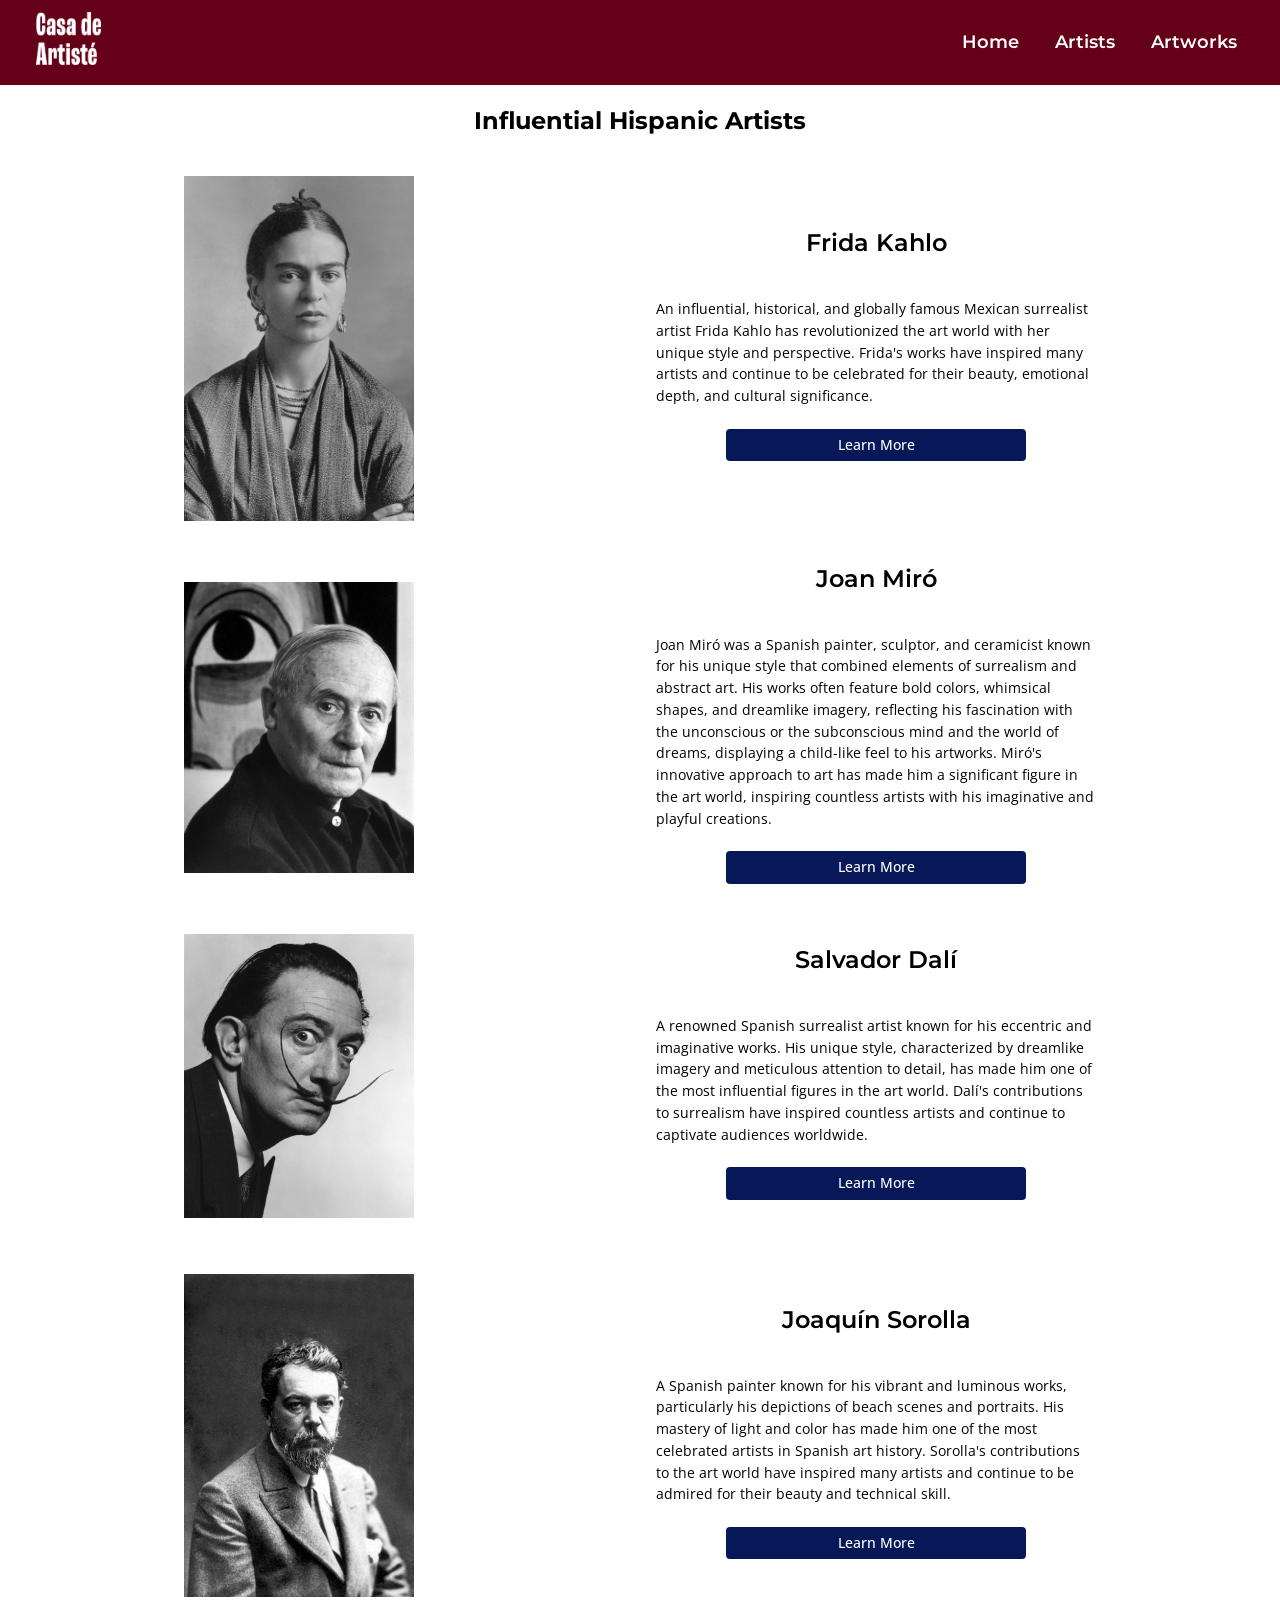
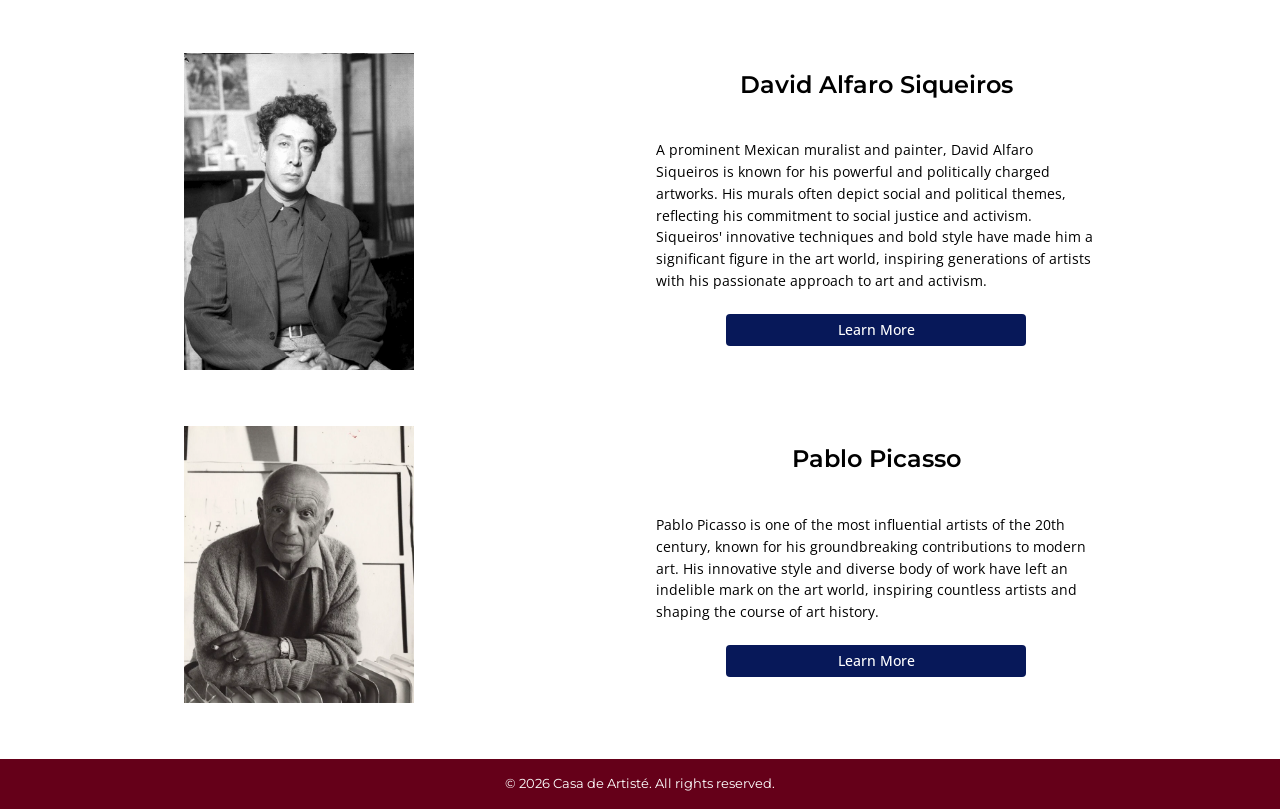
<file: artists.html>
<!DOCTYPE html>
<html lang="en">
    <head>
        <meta charset="UTF-8">
        <meta name="viewport" content="width=device-width, initial-scale=1.0">
        <meta name="author" content="Samantha Orr">
        <title>Casa de Artisté Website</title>

        <!-- link google fonts Montserrat and Open Sans here -->
        <link rel="preconnect" href="https://fonts.googleapis.com">
        <link rel="preconnect" href="https://fonts.gstatic.com" crossorigin>
        <link href="https://fonts.googleapis.com/css2?family=Montserrat:ital,wght@0,100..900;1,100..900&family=Open+Sans:ital,wght@0,300..800;1,300..800&display=swap" rel="stylesheet">


        <!-- after completing my html for all three pages, make sure to properly link 
        css stylesheet to each page -->
        
        <link rel="stylesheet" href="styles.css">
    </head>

    <body>
        <!-- make sure headers and footers are identical throughout all three pages -->

        <header class="global-header">
                <!-- add logo to src tag -->
                <a href="index.html">
                    <img src="images/Casa de Artiste Logo.png" alt="Casa de Artisté logo">
                </a>
                <h1>Casa de Artisté</h1>
                <nav class="global-nav">
                    <!-- make sure I've properly linked each page to the correct 
                    href attribute in the anchor tags below -->
                    <ul>
                        <li><a href="index.html">Home</a></li>
                        <li><a href="artists.html">Artists</a></li>
                        <li><a href="artworks.html">Artworks</a></li>
                    </ul>
                </nav>
        </header>

        <main class="container-2">

            <section id="artists">
                <!-- find how to make the artists page h2 appear at the top of the page -->
                <h2>Influential Hispanic Artists</h2>
                <!-- make sure I properly style the artist image and name underneath the 
                image to the left and the artist information to the right of the image 
                with the button right underneath the information. -->
                <div class="artist-content-1">
                    <div class="artist-1-image">
                        <img src="images/Frida_Kahlo,_by_Guillermo_Kahlo.jpg" alt="Frida Kahlo self portrait in black and white.">
                    </div>

                    <div class="artist-1-info">
                        <h3>Frida Kahlo</h3>
                        <p>An influential, historical, and globally famous Mexican surrealist artist Frida Kahlo 
                            has revolutionized the art world with her unique style and perspective. Frida's works 
                            have inspired many artists and continue to be celebrated for their beauty, emotional 
                            depth, and cultural significance.
                        </p>
                        <a href="artworks.html" class="artist-btn">Learn More</a>
                    </div>
                </div>

                <!-- make sure I properly style the artist information to the left of the image 
                with the button right underneath and the artist image with the name underneath
                to the right. -->
                <div class="artist-content-2">
                    <div class="artist-2-image">
                        <img src="images/Joan-Miro.jpg" alt="Salvador Dalí self portrait in black and white.">
                    </div>

                    <div class="artist-2-info">
                        <h3>Joan Miró</h3>
                        <p>Joan Miró was a Spanish painter, sculptor, and ceramicist known for his unique style that combined elements of 
                            surrealism and abstract art. His works often feature bold colors, whimsical shapes, and dreamlike imagery, 
                            reflecting his fascination with the unconscious or the subconscious mind and the world of dreams, displaying a child-like
                            feel to his artworks. Miró's innovative approach to art has made him a significant figure in the art 
                            world, inspiring countless artists with his imaginative and playful creations.
                        </p>
                        <a href="artworks.html" class="artist-btn">Learn More</a>
                    </div>
                </div>

                <!-- make sure I properly style the artist image and name underneath the 
                image to the left and the artist information to the right of the image 
                with the button right underneath the information. -->
                <div class="artist-content-1">
                    <div class="artist-3-image">
                        <img src="images/salvador-dali.jpg" alt="Salvador Dalí self portrait in black and white.">
                    </div>

                    <div class="artist-3-info">
                        <h3>Salvador Dalí</h3>
                        <p>A renowned Spanish surrealist artist known for his eccentric 
                            and imaginative works. His unique style, characterized by dreamlike imagery 
                            and meticulous attention to detail, has made him one of the most influential 
                            figures in the art world. Dalí's contributions to surrealism have inspired 
                            countless artists and continue to captivate audiences worldwide.
                        </p>
                        <a href="artworks.html" class="artist-btn">Learn More</a>
                    </div>
                </div>

                <!-- make sure I properly style the artist information to the left of the image 
                with the button right underneath and the artist image with the name underneath
                to the right. -->
                <div class="artist-content-2">
                    <div class="artist-4-image">
                        <img src="images/joaquin-sorolla.jpg" alt="Joaquín Sorolla self portrait in black and white.">
                    </div>

                    <div class="artist-4-info">
                        <h3>Joaquín Sorolla</h3>
                        <p>A Spanish painter known for his vibrant 
                            and luminous works, particularly his depictions of beach 
                            scenes and portraits. His mastery of light and color has made
                            him one of the most celebrated artists in Spanish art history. 
                            Sorolla's contributions to the art world have inspired many 
                            artists and continue to be admired for their beauty and 
                            technical skill.
                        </p>
                        <a href="artworks.html" class="artist-btn">Learn More</a>
                    </div>
                </div>

                <div class="artist-content-1">
                    <div class="artist-5-image">
                        <img src="images/David-Alfaro-Siqueiros.png" alt="Salvador Dalí self portrait in black and white.">
                    </div>

                    <div class="artist-5-info">
                        <h3>David Alfaro Siqueiros</h3>
                        <p>A prominent Mexican muralist and painter, David Alfaro Siqueiros is known for his 
                            powerful and politically charged artworks. His murals often depict social and political 
                            themes, reflecting his commitment to social justice and activism. Siqueiros' innovative 
                            techniques and bold style have made him a significant figure in the art world, inspiring 
                            generations of artists with his passionate approach to art and activism.
                        </p>
                        <a href="artworks.html" class="artist-btn">Learn More</a>
                    </div>
                </div>

                <div class="artist-content-2">
                    <div class="artist-6-image">
                        <img src="images/pablo-picasso-2.jpg" alt="Pablo Picasso self portrait in black and white.">
                    </div>
                    
                    <div class="artist-6-info">
                        <h3>Pablo Picasso</h3>
                        <p>Pablo Picasso is one of the most influential artists of the 20th century, 
                            known for his groundbreaking contributions to modern art. His innovative 
                            style and diverse body of work have left an indelible mark on the art world, 
                            inspiring countless artists and shaping the course of art history.
                        </p>
                        <a href="artworks.html" class="artist-btn">Learn More</a>
                    </div>
                </div>
            </section>
        </main>

        <footer class="global-footer">
            <p>&copy; 2026 Casa de Artisté. All rights reserved.</p>
        </footer>
    </body>
</html>
</file>
<file: styles.css>
/* CSS by Samantha Orr */

/* imported Montserrat for headers and Open Sans for body text (paragraphs) from google fonts */
@import url('https://fonts.googleapis.com/css2?family=Montserrat:ital,wght@0,100..900;1,100..900&family=Open+Sans:ital,wght@0,300..800;1,300..800&display=swap');


/* CSS reset */
/* http://meyerweb.com/eric/tools/css/reset/ 
   v2.0 | 20110126
   License: none (public domain)
*/
html, body, div, span, applet, object, iframe,
h1, h2, h3, h4, h5, h6, p, blockquote, pre,
a, abbr, acronym, address, big, cite, code,
del, dfn, em, img, ins, kbd, q, s, samp,
small, strike, strong, sub, sup, tt, var,
b, u, i, center,
dl, dt, dd, ol, ul, li,
fieldset, form, label, legend,
table, caption, tbody, tfoot, thead, tr, th, td,
article, aside, canvas, details, embed, 
figure, figcaption, footer, header, hgroup, 
menu, nav, output, ruby, section, summary,
time, mark, audio, video {
	margin: 0;
	padding: 0;
	border: 0;
	font-size: 100%;
	font: inherit;
	vertical-align: baseline;
}
/* HTML5 display-role reset for older browsers */
article, aside, details, figcaption, figure, 
footer, header, hgroup, menu, nav, section {
	display: block;
}
body {
	line-height: 1;
}
ol, ul {
	list-style: none;
}
blockquote, q {
	quotes: none;
}
blockquote:before, blockquote:after,
q:before, q:after {
	content: '';
	content: none;
}
table {
	border-collapse: collapse;
	border-spacing: 0;
}


/* root variables */
:root {

    /* colors */
    --white: #FFFFFF;
    --black: #000000;
    --dk-gray: #333333;
    --burgundy: #650019;
    --dk-blue: #071859;
    --yellow: #F2C14E;

    /* fonts */
    --header-font: "Montserrat", sans-serif;
    --paragraph-font: "Open Sans", sans-serif;
}

/* adjust as needed throughout styling website */
body {
    font-family: var(--paragraph-font);
    font-weight: 400;
    line-height: 1.6;
    color: var(--black);
    background-color: var(--white);
    margin: 0;
}

h1, h2, h3, h4, h5, h6 {
    font-family: var(--header-font);
    font-weight: 700;
    line-height: 1.2;
    margin-bottom: 1rem;
}

nav a {
    font-family: var(--header-font);
    text-decoration: none;
    font-weight: 700;
}


/* global styles to assist with a clean and organized layout as well as structure */
* {
    margin: 0;
    padding: 0;
    box-sizing: border-box;
}

html {
    min-width: 400px;
    scroll-behavior: smooth;
}

.container-1,
.container-2,
.container-3 {
    margin: 0 auto;
    line-height: 1.5;
    width: 100%;
}

/* global header and navigation styles */
.global-header {
    display: flex;
    align-items: center;
    background-color: var(--burgundy);
    padding: 8px 0;
}

.global-header h1 {
    visibility: hidden;
}

/* when I create and add my logo, make sure to properly styled and sized and add some margin to the left of it 
so that it doesn't touch the edge of the page.*/

.global-header img {
    max-width: 65px;
    height: auto;
    margin-left: 12px;
}

.global-nav {
    display: flex;
    justify-content: space-between;
    align-items: center;
    padding: 9px;
}

.global-nav ul {
    list-style: none;
    display: flex;
    gap: 8px;
    align-items: center;
}

.global-nav ul li a {
    text-decoration: none;
    color: var(--white);
    font-family: var(--header-font);
    font-weight: 600;
    padding: 5px 10px;
    transition: background-color 0.3s ease, color 0.3s ease;
    align-items: center;
    border-radius: 4px;
    font-size: 0.95rem;
    text-align: center;
}

.global-nav ul li a:hover {
    color: var(--yellow);
    border-radius: 4px;
    text-decoration: none;
    transition: color 0.4s;
    font-weight: 600;
}

/* main styles */
main {
    display: flex;
    flex-direction: column;
    align-items: center;
}

/* global footer styles */
footer {
    background-color: var(--burgundy);
    color: var(--white);
    text-align: center;
    padding: 15px 0;
    margin-top: 20px;
    font-family: var(--header-font);
    font-size: 0.80rem;
    font-weight: 400;
}

/* homepage styles */
.container-1 h2 {
    visibility: hidden;
}

#about-info h3,
#our-mission h3 {
    text-align: center;
    justify-self: center;
    font-size: 1.3rem;
    margin-bottom: 16px;
    font-weight: 700;
    font-family: var(--header-font);
}

#about-info h3 {
    margin-top: 20px;
}

#about-info p,
#our-mission p {
    font-size: 0.75rem;
    font-family: var(--paragraph-font);
    line-height: 1.6;
    margin-top: 10px;
    margin-bottom: 18px;
    max-width: 55ch;
    text-align: center
}

#featured-artist h3 {
    font-size: 1.3rem;
    text-align: center;
    color: var(--black);
    font-weight: 700;
    margin-top: 30px;
}

#featured-artist img {
    max-width: 300px;
    height: auto;
    overflow: hidden;
    object-fit: fill;
    margin-top: 4px;
    margin-bottom: 10px;
    align-items: center;
}

#featured-artist h4 {
    text-align: center;
    font-size: 1rem;
    margin-bottom: 8px;
    font-weight: 600;
}

#featured-artwork h3 {
    font-size: 1.3rem;
    text-align: center;
    color: var(--black);
    font-weight: 700;
    margin-top: 40px;
}

#featured-artwork img {
    max-width: 380px;
    height: auto;
    overflow: hidden;
    object-fit: fill;
    margin-bottom: 10px;
    align-items: center;
}

#featured-artwork h4 {
    text-align: center;
    font-size: 0.60rem;
    margin-bottom: 10px;
    font-weight: 600;
}  

.about-artists-btn {
    display: inline-block;
    text-align: center;
    background-color: var(--dk-blue);
    color: var(--white);
    border: none;
    padding: 8px 16px;
    font-family: var(--paragraph-font);
    font-weight: 500;
    font-size: 0.85rem;
    cursor: pointer;
    border-radius: 5px;
    transition: background-color 0.2s ease, color 0.2s ease;
    text-decoration: none;
    width: 250px;
    margin-top: 24px;
    margin-bottom: 12px;
    font-weight: 600;
}

.about-artists-btn:hover {
    background-color: var(--yellow);
    color: var(--burgundy);
    border-radius: 5px;
    text-decoration: none;
    transition: color 0.2s;
    font-weight: 700;
    text-align: center;
}

/* artists page styles */
#artists h2 {
    font-size: 1.4rem;
    text-align: center;
    color: var(--black);
    font-weight: 700;
    margin-top: 22px;
    margin-bottom: 18px;
}

.artist-1-image img,
.artist-3-image img,
.artist-6-image img {
    max-width: 180px;
    height: auto;
    overflow: hidden;
    object-fit: fill;
    margin-top: 20px;
}

.artist-2-image img,
.artist-4-image img,
.artist-5-image img {
    max-width: 180px;
    height: auto;
    overflow: hidden;
    object-fit: fill;
    margin-top: 20px;
}

.artist-content-1,
.artist-content-2 {
    display: flex;
    flex-direction: column;
    align-items: center;
    gap: 1rem;
    margin: 20px 0 30px;
}

.artist-content-1 h3,
.artist-content-2 h3 {
    font-size: 1rem;
    margin-bottom: 20px;
    font-weight: 600;
    text-align: center;
}

.artist-content-1 p {
    display: block;
    font-size: 0.70rem;
    font-family: var(--paragraph-font);
    line-height: 1.4;
    max-width: 38ch;
    text-align: center;
    margin-bottom: 16px;
}

.artist-content-2 p {
    display: block;
    font-size: 0.70rem;
    font-family: var(--paragraph-font);
    line-height: 1.4;
    max-width: 38ch;
    text-align: center;
    margin-bottom: 16px;
}

.artist-1-info,
.artist-2-info,
.artist-3-info,
.artist-4-info,
.artist-5-info,
.artist-6-info {
    display: flex;
    flex-direction: column;
    justify-content: center;
}

.artist-1-info a,
.artist-2-info a,
.artist-3-info a,
.artist-4-info a,
.artist-5-info a,
.artist-6-info a{
    display: inline-block;
    background-color: var(--dk-blue);
    color: var(--white);
    width: 240px;
    border: none;
    padding: 6px 10px;
    font-family: var(--paragraph-font);
    font-weight: 500;
    font-size: 0.85rem;
    cursor: pointer;
    border-radius: 4px;
    margin-top: 4px;
    transition: background-color 0.3s ease, color 0.3s ease;
    text-decoration: none;
    text-align: center;
    justify-content: center;
}

.artist-content-1 a:hover,
.artist-content-2 a:hover {
    background-color: var(--yellow);
    color: var(--burgundy);
    border-radius: 4px;
    text-decoration: none;
    transition: color 0.3s;
    font-weight: 700;
    text-align: center;
}

/* artworks page styles */
.container-3 {
    display: flex;
    flex-direction: column;
    align-items: center;
}

#artworks h2 {
    font-size: 1.4rem;
    text-align: center;
    color: var(--black);
    font-weight: 700;
    margin-top: 22px;
}

#artworks img {
    display: inline-block;
    max-width: 350px;
    height: auto;
    overflow: hidden;
    object-fit: fill;
    margin-top: 20px;
    margin-bottom: 10px;
    align-items: center;
    justify-content: center;
}

#artworks h3 {
    text-align: center;
    font-size: 0.70rem;
    margin-bottom: 14px;
    font-weight: 600;
}

#artworks p {
    text-align: center;
    font-size: 0.64rem;
    line-height: 1.6;
    margin-top: 10px;
    margin-bottom: 20px;
    max-width: 60ch;
}

/* !!!! after completely styling my website in mobile-first format,
add media queries (tablets and desktops) to adjust the layout and 
design for larger screens. !!!! */

/* media queries (medium) */
/* previous media query was min-width: 768px */

@media (min-width: 768px) {
    .container-1,
    .container-2,
    .container-3 {
        width: 100%;
    }

    .global-header {
        justify-content: space-between;
        padding: 10px 18px;
    }

    .global-nav ul {
        align-items: center;
        gap: 0.80rem;
    }

    .global-nav ul li a {
        font-size: 1.1rem;
    }

    /* .hero-image {
        display: flex;
        justify-content: center;
    }

    .hero-image img {
        max-width: 996px;
        height: auto;
    } */

    #our-mission,
    #about-info {
        display: flex;
        max-width: 700px;
        flex-direction: column;
        align-items: center;
        text-align: center;
        margin: 0 auto;
    }

    #our-mission h3,
    #about-info h3 {
        font-size: 1.3rem;
        margin-bottom: 16px;
        font-weight: 700;
        text-align: center;
    }

    #our-mission p,
    #about-info p {
        font-size: 0.90rem;
        max-width: 70ch;
        text-align: center;
    }

    #featured-artist h3,
    #featured-artwork h3 {
        font-size: 1.5rem;
        text-align: center;
        color: var(--black);
        font-weight: 700;
        margin-top: 30px;
    }

    #featured-artist h4,
    #featured-artwork h4 {
        text-align: center;
        font-size: 0.90rem;
        margin-bottom: 8px;
        font-weight: 600;
    }

    #featured-artist img {
        max-width: 400px;
        height: auto;
    }

    #featured-artwork img {
        max-width: 500px;
        height: auto;
    }

    .about-artists-btn {
        width: 250px;
        font-size: 0.90rem;
    }

    /* .hero-image img {
        max-width: 900px;
        height: auto;
        width: 100%;
        overflow: hidden;
        object-fit: fill;
    } */

    #artists h2,
    #artworks h2 {
        font-size: 1.5rem;
        text-align: center;
        color: var(--black);
        font-weight: 700;
        margin-top: 22px;
        font-family: var(--header-font);
    }

    #artists h3 {
        font-size: 1.2rem;
        text-align: center;
        color: var(--black);
        font-weight: 600;
        margin-top: 22px;
        margin-bottom: 18px;
    }

    #artists p {
        font-size: 0.85rem;
        line-height: 1.6;
        margin-top: 10px;
        margin-bottom: 18px;
        max-width: 55ch;
        text-align: center;
        font-family: var(--paragraph-font);
    }

    .artist-content-1,
    .artist-content-2 {
        display: grid;
        grid-template-columns: 220px 1fr;
        gap: 4rem;
        align-items: center;
}

    #artists img {
        max-width: 210px;
        height: auto;
    }

    #artists a {
        width: 180px;
        align-self: center;
    }

    #artists h3 {
        font-size: 1.2rem;
        margin-bottom: 18px;
        font-weight: 600;
        text-align: center;
    }
    
    #artists p {
        font-size: 0.80rem;
        line-height: 1.6;
        text-align: left;
    }

    #artists a {
        width: 300px;
        font-size: 0.85rem;
        text-align: center;
        justify-self: center;
        justify-self: center;
    }

    #artworks img {
        max-width: 400px;
        height: auto;
    }

    #artworks h3 {
        text-align: center;
        font-size: 0.80rem;
        margin-bottom: 14px;
        font-weight: 600;
    }

    #artworks p {
        font-size: 0.73rem;
        line-height: 1.6;
        margin-top: 10px;
        margin-bottom: 20px;
        max-width: 60ch;
        text-align: center;
    }
}

/* media queries (large) */

@media screen and (min-width: 1024px){
    .container-1,
    .container-2,
    .container-3 {
        width: 100%;
    }

    .global-header {
        justify-content: space-between;
        padding: 12px 24px;
    }

    .global-nav ul {
        align-items: center;
        gap: 1rem;
    }

    .global-nav ul li a {
        font-size: 1.1rem;
    }

    /* .hero-image img {
        max-width: 1385px;
        height: auto;
    } */

    #our-mission,
    #about-info {
        display: flex;
        flex-direction: column;
        align-items: center;
        text-align: center;
        margin: 0 auto;
    }

    #our-mission h3,
    #about-info h3,
    #featured-artist h3,
    #featured-artwork h3 {
        font-size: 1.4rem;
        margin-bottom: 16px;
        font-weight: 700;
    }

    #our-mission p,
    #about-info p {
        font-size: 0.95rem;
    }

    #featured-artist h4 {
        text-align: center;
        font-size: 1.1rem;
        margin-bottom: 30px;
        font-weight: 600;
    }

    #featured-artist img {
        max-width: 500px;
        height: auto;
    }

    #featured-artwork h4 {
        text-align: center;
        font-size: 1rem;
        margin-bottom: 8px;
        font-weight: 600;
    }

    #featured-artwork img {
        max-width: 600px;
        height: auto;
    }

    .about-artists-btn{
        width: 350px;
        font-size: 1.1rem;
        margin-top: 25px;
    }

    #artists h3 {
        font-size: 1.6rem;
        text-align: center;
        color: var(--black);
        font-weight: 600;
        margin-top: 22px;
        margin-bottom: 30px;
    }

    .artist-content-1,
    .artist-content-2 {
        display: grid;
        grid-template-columns: 1fr 1fr;
        gap: 2rem;
        align-items: center;
    }
/* 
    .artist-content-2 .artist-2-image,
    .artist-content-2 .artist-4-image {
        order: 2;
    }

    .artist-content-2 .artist-2-info,
    .artist-content-2 .artist-4-info {
        order: 1;
    } */

    #artists img {
        max-width: 230px;
        height: auto;
    }

    #artists h3 {
        font-size: 1.5rem;
        margin-top: 8px;
        font-weight: 600;
        text-align: center;
    }

    #artists p {
        font-size: 0.85rem;
        line-height: 1.6;
        margin-top: 10px;
        margin-bottom: 18px;
        text-align: left;
    }

    #artworks {
        display: grid;
        grid-template-columns: repeat(2, 1fr);
        gap: 4rem;
        margin: 0 auto;
    }

    #artworks h2 {
        grid-column: 1 / -1;
    }

    #artworks img {
        max-width: 460px;
        height: auto;
    }

    #artworks h3 {
        text-align: center;
        font-size: 0.86rem;
        margin-bottom: 8px;
        font-weight: 600;
    }

    #artworks p {
        font-size: 0.78rem;
        line-height: 1.6;
        margin-top: 10px;
        margin-bottom: 20px;
        max-width: 60ch;
        text-align: center;
    }
}
</file>
